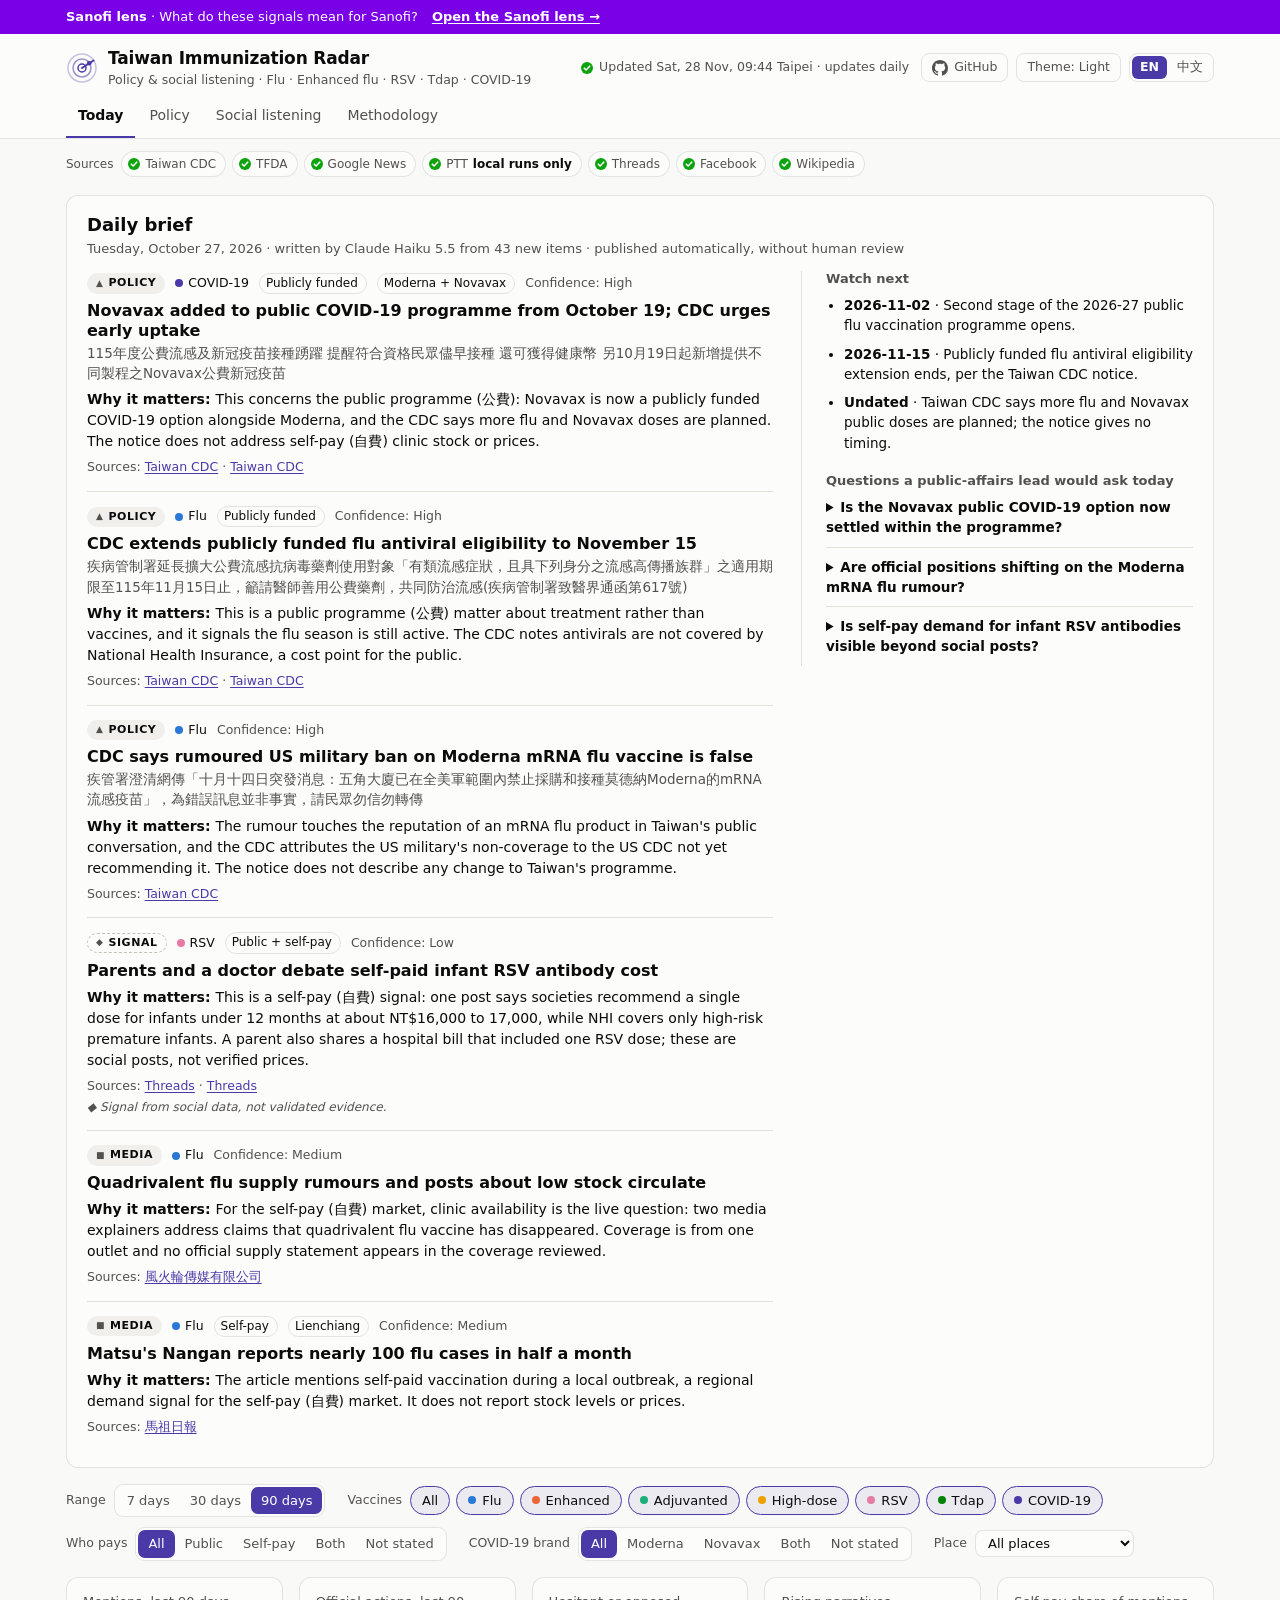
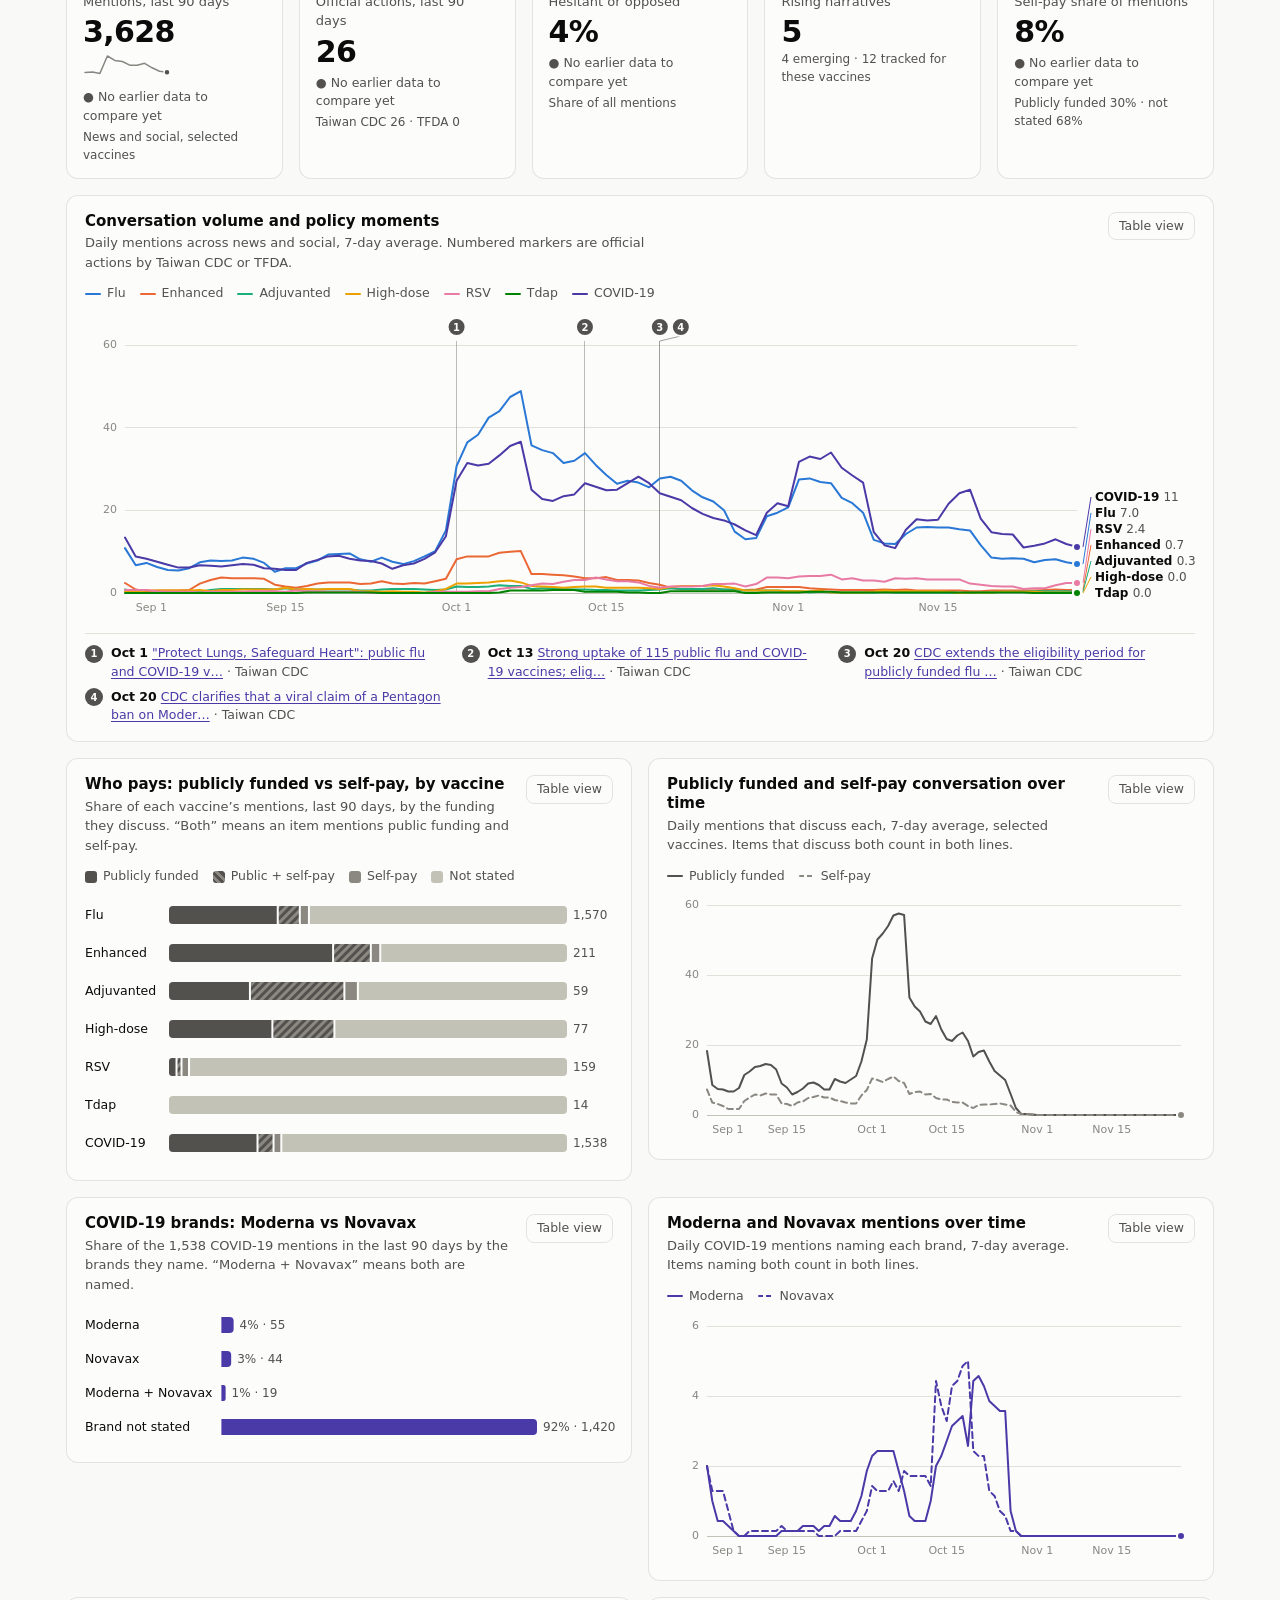
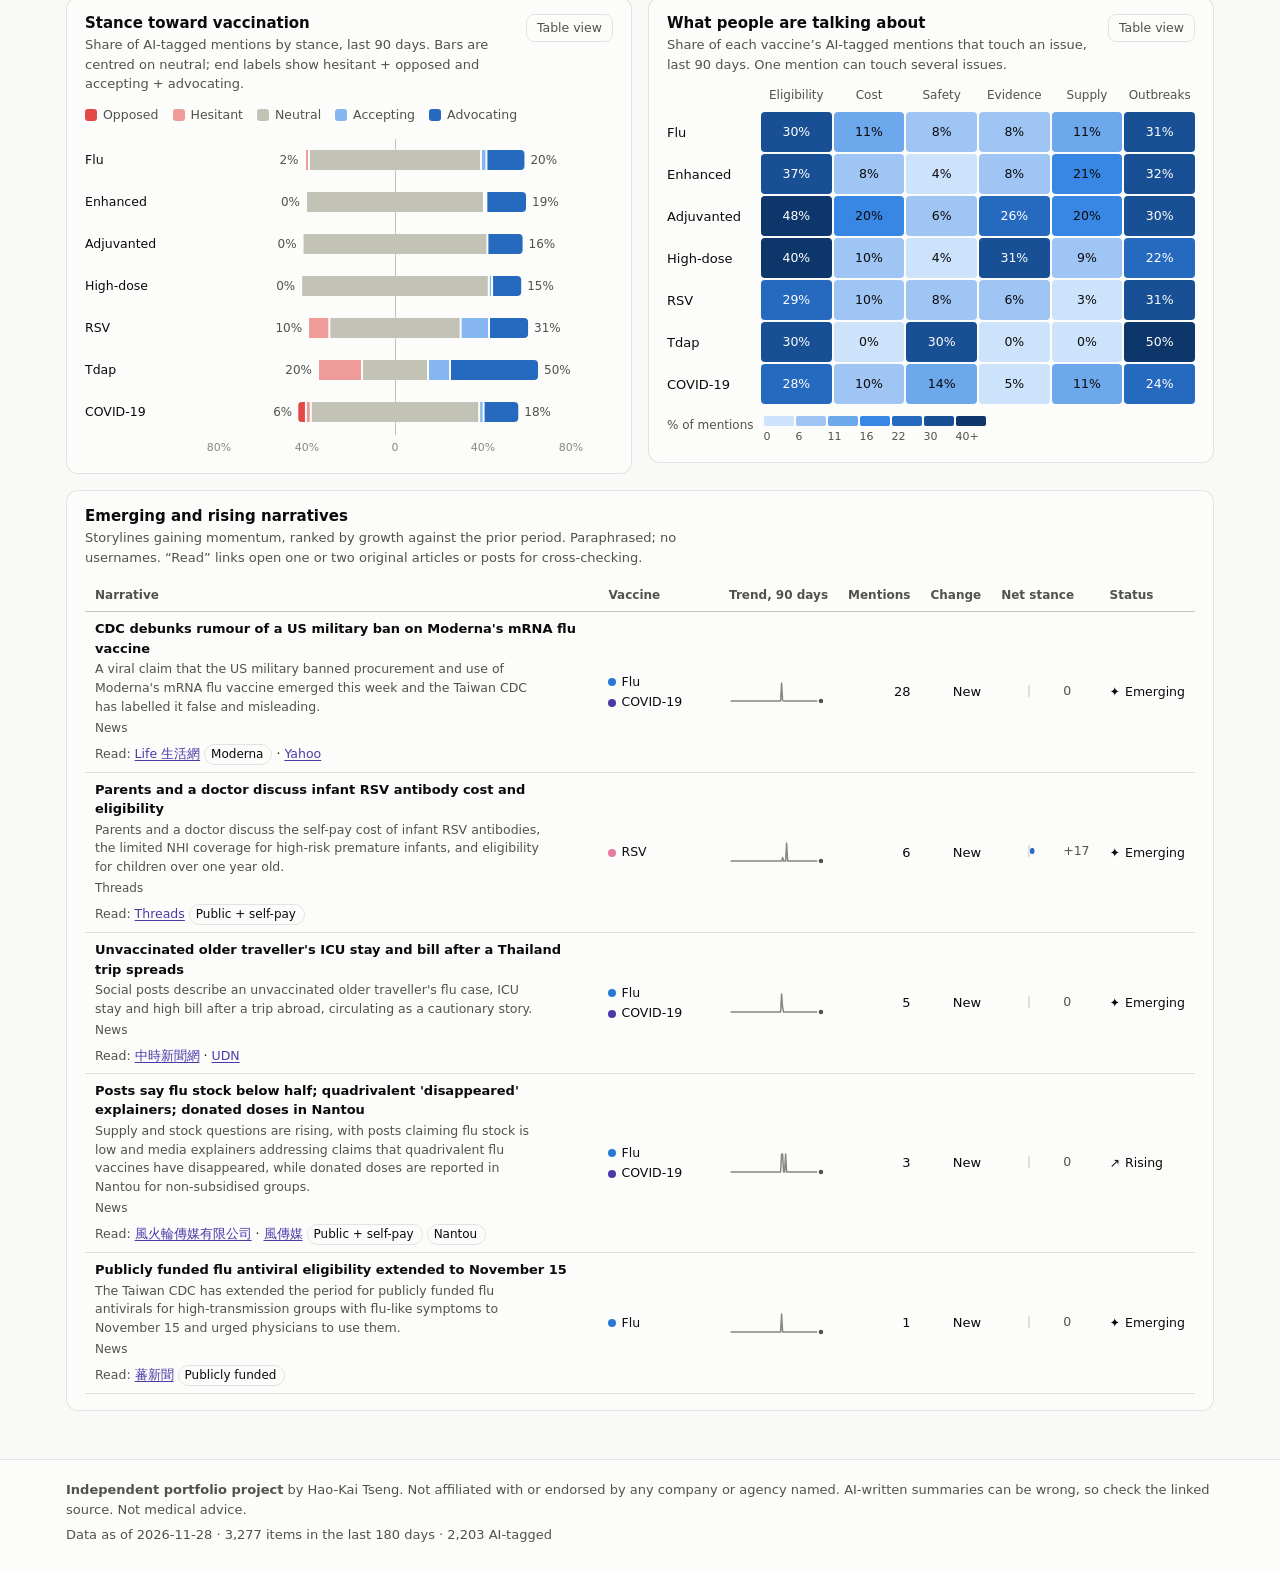
<file: site/index.html>
<!doctype html>
<html lang="en">
<head>
<meta charset="utf-8">
<meta name="viewport" content="width=device-width, initial-scale=1">
<title>Taiwan Immunization Radar</title>
<meta name="description" content="Daily policy and social-listening dashboard for flu (including enhanced, adjuvanted and high-dose vaccines), RSV, Tdap and COVID-19 vaccines in Taiwan. Independent portfolio project.">
<script>/* set the language and theme before first paint, so the page never flashes the wrong language or theme */
try { var l = new URLSearchParams(location.search).get('lang') || localStorage.getItem('radar-lang'); if (l === 'zh') document.documentElement.lang = 'zh-Hant-TW';
  var t = localStorage.getItem('radar-theme') || 'light'; if (t !== 'auto') document.documentElement.dataset.theme = t; } catch (e) {}</script>
<link rel="stylesheet" href="style.css">
</head>
<body data-page="main" data-title-zh="台灣疫苗接種雷達 · Taiwan Immunization Radar">
<div class="top-banner" role="note">
  <div class="wrap">
    <span data-lang="en"><strong>Sanofi lens</strong> · What do these signals mean for Sanofi?</span>
    <span data-lang="zh"><strong>Sanofi 洞見</strong>・這些訊號對Sanofi疫苗策略的意涵。</span>
    <a href="lens/" data-keep-lang><span data-lang="en">Open the Sanofi lens →</span><span data-lang="zh">開啟 Sanofi 洞見 →</span></a>
  </div>
</div>
<header class="site-header">
  <div class="wrap header-row">
    <a class="brand" href="#today" aria-label="Taiwan Immunization Radar, home" data-aria-zh="台灣疫苗接種雷達，首頁">
      <svg class="brand-mark" viewBox="0 0 32 32" aria-hidden="true">
        <circle cx="16" cy="16" r="14" fill="none" stroke="currentColor" stroke-width="1.5" opacity=".3"/>
        <circle cx="16" cy="16" r="9" fill="none" stroke="currentColor" stroke-width="1.5" opacity=".55"/>
        <circle cx="16" cy="16" r="4" fill="none" stroke="currentColor" stroke-width="1.5"/>
        <path d="M16 16 L27.5 8.5" stroke="currentColor" stroke-width="2" stroke-linecap="round"/>
        <circle cx="23.2" cy="11.3" r="2.3" fill="currentColor"/>
      </svg>
      <span>
        <span class="brand-name"><span data-lang="en">Taiwan Immunization Radar</span><span data-lang="zh">台灣疫苗接種雷達</span></span>
        <span class="brand-sub"><span data-lang="en">Policy &amp; social listening · Flu · Enhanced flu · RSV · Tdap · COVID-19</span><span data-lang="zh">政策追蹤與社群輿情 · 流感 · 加強型流感 · RSV · Tdap · COVID-19</span></span>
      </span>
    </a>
    <div class="header-meta">
      <span class="updated" id="updated"></span>
      <div class="meta-controls">
        <a class="btn-ghost gh-link" href="https://github.com/haokaitseng/sanofi_taiwan_immunization_radar" target="_blank" rel="noopener noreferrer" aria-label="Source code on GitHub (opens in a new tab)" data-aria-zh="GitHub 原始碼（另開新分頁）">
          <svg viewBox="0 0 16 16" aria-hidden="true"><path d="M8 0C3.58 0 0 3.58 0 8c0 3.54 2.29 6.53 5.47 7.59.4.07.55-.17.55-.38 0-.19-.01-.82-.01-1.49-2.01.37-2.53-.49-2.69-.94-.09-.23-.48-.94-.82-1.13-.28-.15-.68-.52-.01-.53.63-.01 1.08.58 1.23.82.72 1.21 1.87.87 2.33.66.07-.52.28-.87.51-1.07-1.78-.2-3.64-.89-3.64-3.95 0-.87.31-1.59.82-2.15-.08-.2-.36-1.02.08-2.12 0 0 .67-.21 2.2.82.64-.18 1.32-.27 2-.27.68 0 1.36.09 2 .27 1.53-1.04 2.2-.82 2.2-.82.44 1.1.16 1.92.08 2.12.51.56.82 1.27.82 2.15 0 3.07-1.87 3.75-3.65 3.95.29.25.54.73.54 1.48 0 1.07-.01 1.93-.01 2.2 0 .21.15.46.55.38A8.013 8.013 0 0016 8c0-4.42-3.58-8-8-8z"/></svg>
          <span class="hide-sm">GitHub</span>
        </a>
        <button class="btn-ghost" id="theme-btn" type="button">Theme: Light</button>
        <div class="lang-switch" role="group" aria-label="Language / 語言">
          <button type="button" data-lang-set="en" aria-pressed="true" lang="en">EN</button>
          <button type="button" data-lang-set="zh" aria-pressed="false" lang="zh-Hant-TW">中文</button>
        </div>
      </div>
    </div>
  </div>
  <div class="wrap nav-row">
    <nav class="tabs" role="tablist" aria-label="Views" data-aria-zh="頁面">
      <button type="button" role="tab" id="tab-today" data-view="today" aria-controls="view-today"><span data-lang="en">Today</span><span data-lang="zh">今日</span></button>
      <button type="button" role="tab" id="tab-policy" data-view="policy" aria-controls="view-policy"><span data-lang="en">Policy</span><span data-lang="zh">政策</span></button>
      <button type="button" role="tab" id="tab-social" data-view="social" aria-controls="view-social"><span data-lang="en">Social listening</span><span data-lang="zh">社群輿情</span></button>
      <button type="button" role="tab" id="tab-method" data-view="method" aria-controls="view-method"><span data-lang="en">Methodology</span><span data-lang="zh">方法</span></button>
    </nav>
  </div>
</header>

<div class="wrap status-strip" id="status-strip" role="list" aria-label="Data source status" data-aria-zh="資料來源狀態"></div>

<main class="wrap" id="main">
  <noscript><p class="card">This dashboard needs JavaScript to draw its charts. 此儀表板需要 JavaScript 才能繪製圖表。</p></noscript>
  <p class="card" id="load-error" hidden><span data-lang="en">Could not load today’s data file. Please try again later.</span><span data-lang="zh">無法載入今日的資料檔，請稍後再試。</span></p>
  <section id="view-today" role="tabpanel" aria-labelledby="tab-today"></section>
  <section id="view-policy" role="tabpanel" aria-labelledby="tab-policy" hidden></section>
  <section id="view-social" role="tabpanel" aria-labelledby="tab-social" hidden></section>

  <section id="view-method" role="tabpanel" aria-labelledby="tab-method" hidden>
    <div class="view-head">
      <h2><span data-lang="en">Methodology</span><span data-lang="zh">方法</span></h2>
      <p class="muted"><span data-lang="en">How the radar is built, what it can and cannot tell you, and the rules it follows.</span><span data-lang="zh">雷達如何建置、能與不能告訴你什麼，以及所遵循的規則。</span></p>
    </div>
    <section class="card">
      <div data-lang="en">
        <h3 class="card-title">Daily pipeline</h3>
        <p class="card-sub">Runs by itself once a day, early morning Taipei time, on GitHub Actions. The site is a static page on GitHub Pages, so it never sleeps and needs no server.</p>
        <ol class="pipeline">
          <li><span class="step-n">1</span><strong>Collect</strong><span>Taiwan CDC, TFDA, Google News, PTT, Threads, comments on public Facebook pages, Wikipedia pageviews</span></li>
          <li><span class="step-n">2</span><strong>Clean</strong><span>Remove duplicates by URL and near-identical headlines, drop off-topic items such as animal influenza</span></li>
          <li><span class="step-n">3</span><strong>Tag</strong><span>Claude Haiku 5.5 labels vaccine, who pays (公費 / 自費), COVID-19 brand, city or county, issue, stance, speaker and storyline, and writes short English and Chinese summaries</span></li>
          <li><span class="step-n">4</span><strong>Analyse</strong><span>Claude Haiku 5.5 writes the daily brief, explains official actions and groups storylines, citing sources for every claim, then translates it into Traditional Chinese</span></li>
          <li><span class="step-n">5</span><strong>Validate</strong><span>Schema and sanity checks. If a source fails, its light turns amber and the rest of the run carries on</span></li>
          <li><span class="step-n">6</span><strong>Publish</strong><span>Commit the data to GitHub and redeploy. Git history doubles as a dated archive</span></li>
        </ol>
      </div>
      <div data-lang="zh">
        <h3 class="card-title">每日資料流程</h3>
        <p class="card-sub">每天台灣時間清晨在GitHub Actions 上自動執行。網站是GitHub Pages靜態頁面，不需伺服器。</p>
        <ol class="pipeline">
          <li><span class="step-n">1</span><strong>收集</strong><span>疾管署、食藥署、Google 新聞、PTT、Threads、Facebook 公開粉專留言、維基百科瀏覽量</span></li>
          <li><span class="step-n">2</span><strong>清理</strong><span>依網址與近似標題去除重複，剔除禽流感等離題內容</span></li>
          <li><span class="step-n">3</span><strong>標註</strong><span>Claude Haiku 5.5 標註疫苗、費用來源（公費／自費）、COVID-19 廠牌、縣市、議題、立場、發言者與敘事主軸，並撰寫中英文簡短摘要</span></li>
          <li><span class="step-n">4</span><strong>分析</strong><span>Claude Haiku 5.5 撰寫每日簡報、說明官方行動並歸納敘事主軸，每項論述都附上來源，再譯為繁體中文</span></li>
          <li><span class="step-n">5</span><strong>驗證</strong><span>結構與合理性檢查。若某個來源失敗，其燈號轉為黃色，其餘流程照常進行</span></li>
          <li><span class="step-n">6</span><strong>發布</strong><span>將資料提交至 GitHub 並重新部署，Git 歷史同時是有日期的存檔</span></li>
        </ol>
      </div>
    </section>
    <section class="card">
      <h3 class="card-title"><span data-lang="en">Sources</span><span data-lang="zh">資料來源</span></h3>
      <p class="card-sub"><span data-lang="en">Policy sources are limited to Taiwan CDC and TFDA. Social data is published only as counts, themes and paraphrases.</span><span data-lang="zh">政策來源僅限疾管署與食藥署。社群資料只以數量、主題與改寫內容發布。</span></p>
      <div class="table-wrap" id="sources-table"></div>
    </section>
    <div class="grid-2">
      <section class="card">
        <div data-lang="en">
          <h3 class="card-title">Definitions</h3>
          <dl class="defs" style="margin-top:12px">
            <dt>Vaccine groups</dt>
            <dd><strong>Flu</strong>: influenza vaccination in general (流感疫苗). <strong>Enhanced flu</strong> is tracked as three categories: <strong>Enhanced</strong> (加強型), when a mention covers adjuvanted or high-dose vaccines without saying which; <strong>Adjuvanted</strong> (佐劑, e.g. FLUAD 輔流禦); and <strong>High-dose</strong> (高劑量, e.g. Efluelda 菲優達). A mention that names both types counts under both. News articles count under a type when a search for that type or brand matched the article’s text, even if the headline only says 加強型. <strong>RSV</strong>: long-acting infant antibodies including nirsevimab (Beyfortus), plus maternal and older-adult RSV vaccines. <strong>Tdap</strong>: tetanus, diphtheria and acellular pertussis boosters, including in pregnancy, and pertussis itself. <strong>COVID-19</strong>: COVID-19 vaccines, including the 2026-27 XFG vaccines from Moderna (mRNA) and Novavax (Nuvaxovid, protein-based; distributed in Taiwan by Sanofi), the joint flu and COVID-19 campaign (左流右新) and COVID-19 disease news. Any mention counts, even in passing.</dd>
            <dt>COVID-19 brand</dt>
            <dd>Each COVID-19 mention is labelled <strong>Moderna</strong>, <strong>Novavax</strong>, <strong>Moderna + Novavax</strong> (both named, even in passing) or <strong>Brand not stated</strong>. Brands named only inside an article are found through brand-specific news searches, as for vaccine types. In the brand filter, Moderna and Novavax each include items that name both; items that are not about COVID-19 show only when the filter is off.</dd>
            <dt>Who pays</dt>
            <dd><strong>Public-funded</strong> (公費): the government programme, free for eligible groups. <strong>Self-pay</strong> (自費): paid out of pocket, for example clinics’ own stock. <strong>Both</strong>: the item mentions both, even in passing. <strong>Not stated</strong>: it mentions neither. In the Who pays filter, 公費 and 自費 each include the items that discuss both.</dd>
            <dt>Place</dt>
            <dd>The Taiwanese city or county an item is <strong>about</strong>: a local programme, campaign or health-bureau action, local cases, clinic stock or queues there, or a local event. Districts and towns count toward their city or county (鳳山 → Kaohsiung). A place is not tagged just because a speaker, hospital or outlet is based there. National, international and unspecified items carry no place, so most official notices have none, and one item can name several places. In the Place filter, a place includes items that name it alongside others; national items show only when the filter is off. The map counts mentions per place; the per-100,000 view divides by population (Ministry of the Interior, end of July 2026) and is shown only for places with at least 10 mentions. Boundaries: Ministry of the Interior (data.gov.tw, Open Government Data License), simplified via taiwan-atlas (MIT).</dd>
            <dt>Stance scale</dt>
            <dd>Adapted from the WHO SAGE vaccine-hesitancy continuum. <strong>Advocating</strong>: urges others to vaccinate. <strong>Accepting</strong>: has vaccinated or intends to. <strong>Neutral</strong>: news or information with no stance. <strong>Hesitant</strong>: delays, doubts or asks for reassurance. <strong>Opposed</strong>: rejects vaccination or spreads anti-vaccine claims.</dd>
            <dt>Evidence tiers</dt>
            <dd><strong>▲ Policy</strong>: official notices from Taiwan CDC or TFDA. <strong>■ Media</strong>: news reports. <strong>◆ Signal</strong>: social posts. Signals show volume and narratives, never facts.</dd>
            <dt>Issues</dt>
            <dd>Eligibility and access · Cost and self-pay · Safety and side effects · Effectiveness and evidence · Supply and availability · Disease risk and outbreaks. One mention can touch several issues.</dd>
          </dl>
        </div>
        <div data-lang="zh">
          <h3 class="card-title">名詞定義</h3>
          <dl class="defs" style="margin-top:12px">
            <dt>疫苗分類</dt>
            <dd><strong>流感</strong>：一般的流感疫苗接種。<strong>加強型流感</strong>分為三類追蹤：<strong>加強型</strong>，指提及佐劑或高劑量疫苗但未說明是哪一種；<strong>佐劑</strong>（如輔流禦 FLUAD）；以及<strong>高劑量</strong>（如菲優達 Efluelda）。同時提到兩種類型的提及會分別計入。若某類型或品牌的搜尋比對到新聞內文，即使標題只寫「加強型」，也計入該類型。<strong>RSV</strong>：包括 nirsevimab（Beyfortus）在內的長效嬰兒抗體，以及孕婦與長者 RSV 疫苗。<strong>Tdap</strong>：破傷風、白喉、非細胞性百日咳追加劑（包括孕期接種），以及百日咳本身。<strong>COVID-19</strong>：COVID-19疫苗，包括 2026-27 年度 Moderna（mRNA）與 Novavax（Nuvaxovid，蛋白質疫苗；在台由 Sanofi 代理）的 XFG 疫苗、流感與 COVID-19疫苗同時接種的「左流右新」，以及 COVID-19 疫情新聞。任何提及都計入，即使只是順帶一提。</dd>
            <dt>COVID-19 廠牌</dt>
            <dd>每則 COVID-19 提及會標為 <strong>Moderna</strong>、<strong>Novavax</strong>、<strong>Moderna＋Novavax</strong>（兩者皆被提及，即使只是順帶一提）或<strong>未說明廠牌</strong>。只出現在文章內文的廠牌，與疫苗類型一樣透過廠牌專屬的新聞搜尋找出。廠牌篩選中的 Moderna 與 Novavax 都包含兩者皆提及的項目；非 COVID-19 的項目只在篩選關閉時顯示。</dd>
            <dt>費用來源</dt>
            <dd><strong>公費</strong>：政府計畫，符合資格者免費接種。<strong>自費</strong>：自行付費，例如診所自備的疫苗。<strong>公費＋自費</strong>：項目兩者都提到，即使只是順帶一提。<strong>未說明</strong>：兩者皆未提及。「費用」篩選中的公費與自費，都包含兩者皆談到的項目。</dd>
            <dt>地區</dt>
            <dd>項目所<strong>談到</strong>的台灣縣市：地方的接種計畫、宣導或衛生局行動、當地病例、當地診所的疫苗庫存或排隊情形，或地方活動。鄉鎮市區歸入所屬縣市（例如鳳山 → 高雄市）。不會只因發言者、醫院或媒體位於某地就標註該縣市。全國性、國際或未指明地點的項目不標註縣市，因此多數官方公告沒有縣市；一則項目也可涉及多個縣市。「地區」篩選中的縣市包含同時談到其他縣市的項目；全國性項目只在篩選關閉時顯示。地圖計算各縣市的提及數；「每10萬人」檢視以人口（內政部，2026年7月底）換算，只顯示提及數至少 10 則的縣市。縣市界線：內政部（政府資料開放平臺，政府資料開放授權條款），經 taiwan-atlas（MIT）簡化。</dd>
            <dt>立場量表</dt>
            <dd>改編自 WHO SAGE 疫苗猶豫連續光譜。<strong>倡議</strong>：鼓勵他人接種。<strong>接受</strong>：已接種或打算接種。<strong>中立</strong>：沒有立場的新聞或資訊。<strong>猶豫</strong>：延後、懷疑或需要再三確認。<strong>反對</strong>：拒絕接種或散布反疫苗說法。</dd>
            <dt>證據層級</dt>
            <dd><strong>▲ 政策</strong>：疾管署或食藥署的官方公告。<strong>■ 媒體</strong>：新聞報導。<strong>◆ 社群訊號</strong>：社群貼文。訊號反映聲量與敘事，不代表事實。</dd>
            <dt>議題</dt>
            <dd>接種資格與可近性 · 費用與自費 · 安全性與副作用 · 效果與科學證據 · 供應與取得 · 疾病風險與疫情。一則提及可涉及多個議題。</dd>
          </dl>
        </div>
      </section>
      <section class="card">
        <div data-lang="en">
          <h3 class="card-title">Limitations</h3>
          <ul class="plain" style="margin-top:12px">
            <li>Facebook coverage is limited to public pages.</li>
            <li>Threads and Facebook arrive through third-party scrapers that break when platforms change. They run on a free monthly allowance; when it runs out they pause, with an amber light, until it resets.</li>
            <li>Keyword-based collection misses posts that never name the vaccine or disease. News headlines that name no vaccine are kept only when they came from a vaccine-specific search, and the AI tagger confirms or drops them.</li>
            <li>News arrives as headlines only. Vaccine types, COVID-19 brands and who pays inside an article are inferred from separate type, brand and public / self-pay searches, which Google matches against the full text.</li>
            <li>Stance, issue and who-pays tags are AI-generated. Posts collected before 2026-10-11 were labelled for who pays from their paraphrase.</li>
            <li>About one in five mentions names a city or county, and local news covers some places more densely than others, so the map shows where the conversation is about, not where vaccine demand is. Place tags are AI-generated; posts collected before 2026-10-12 were tagged from their paraphrase.</li>
            <li>Volumes count mentions, not people.</li>
          </ul>
        </div>
        <div data-lang="zh">
          <h3 class="card-title">限制</h3>
          <ul class="plain" style="margin-top:12px">
            <li>Facebook 僅涵蓋公開粉專。</li>
            <li>Threads 與 Facebook 透過第三方爬蟲取得，平台改版時可能失效。兩者使用每月免費額度，額度用完時會暫停（燈號轉為黃色），直到額度重置。</li>
            <li>以關鍵字收集會漏掉從未提及疫苗或疾病名稱的貼文。未提及疫苗的新聞標題，只有來自特定疫苗搜尋時才會保留，並由 AI 標註確認或剔除。</li>
            <li>新聞僅取得標題。文章內提到的疫苗類型、COVID-19 廠牌與費用來源，是由另外的類型、品牌與公費／自費搜尋推得（Google 以全文比對）。</li>
            <li>立場、議題與費用來源標註由 AI 產生。2026-10-11 前收集的貼文，費用來源依其改寫內容判斷。</li>
            <li>約五分之一的提及與特定縣市有關，各地地方新聞的密度也不同，因此地圖呈現的是討論談到哪裡，而非各地的疫苗需求。縣市標註由 AI 產生；2026-10-12 前收集的貼文依其改寫內容判斷。</li>
            <li>聲量計算的是提及次數而非人數。</li>
          </ul>
        </div>
      </section>
    </div>
    <section class="card">
      <div data-lang="en">
        <h3 class="card-title">Privacy, compliance and AI use</h3>
        <ul class="plain" style="margin-top:12px">
          <li>Social posts are stored as counts, tags and short AI paraphrases. Verbatim post text is deleted once a post is tagged, and no usernames or profile data are kept, including in the public code repository.</li>
          <li>Only public pages and permitted APIs are collected, within each platform’s terms and robots rules.</li>
          <li>No product claims and no medical advice. Advertising prescription medicines to the public is restricted in Taiwan.</li>
          <li>AI-written text is labelled and linked to its sources. Prompts and model versions are kept in the code repository.</li>
          <li>The Traditional Chinese version is written by the same AI models: Haiku drafts the item summaries and translates the analysis. Product names and acronyms stay in English, and official notices keep their original Chinese titles.</li>
          <li>Independent portfolio project. Not affiliated with or endorsed by any company or agency named.</li>
        </ul>
      </div>
      <div data-lang="zh">
        <h3 class="card-title">隱私、法規遵循與 AI 使用</h3>
        <ul class="plain" style="margin-top:12px">
          <li>社群貼文僅以數量、標籤與簡短的 AI 改寫內容儲存。貼文完成標註後即刪除原文，不保留任何使用者名稱或個人檔案資料，公開的程式碼儲存庫中亦然。</li>
          <li>只收集公開頁面與獲許可的 API，並遵守各平台的使用條款與 robots 規則。</li>
          <li>不含產品宣稱，也不提供醫療建議。台灣限制對一般民眾刊登處方藥廣告。</li>
          <li>AI 撰寫的內容均有標示並連結至來源。提示詞與模型版本都保存在程式碼儲存庫中。</li>
          <li>繁體中文版同樣由 AI 產生：Haiku 撰寫各則摘要並翻譯分析內容。產品名稱與縮寫保留英文，官方公告則維持原始中文標題。</li>
          <li>獨立作品集專案，與文中提及的任何公司或機關均無隸屬或背書關係。</li>
        </ul>
      </div>
    </section>
  </section>
</main>

<footer class="site-footer">
  <div class="wrap">
    <p data-lang="en"><strong>Independent portfolio project</strong> by Hao-Kai Tseng. Not affiliated with or endorsed by any company or agency named. AI-written summaries can be wrong, so check the linked source. Not medical advice.</p>
    <p data-lang="zh"><strong>獨立作品集專案</strong>，作者 Hao-Kai Tseng。與文中提及的任何公司或機關均無隸屬或背書關係。AI 撰寫的摘要可能有誤，請查證連結的原始來源。非醫療建議。</p>
    <p id="footer-meta"></p>
  </div>
</footer>

<div id="tip" role="tooltip" hidden></div>
<script src="app.js"></script>
</body>
</html>
</file>
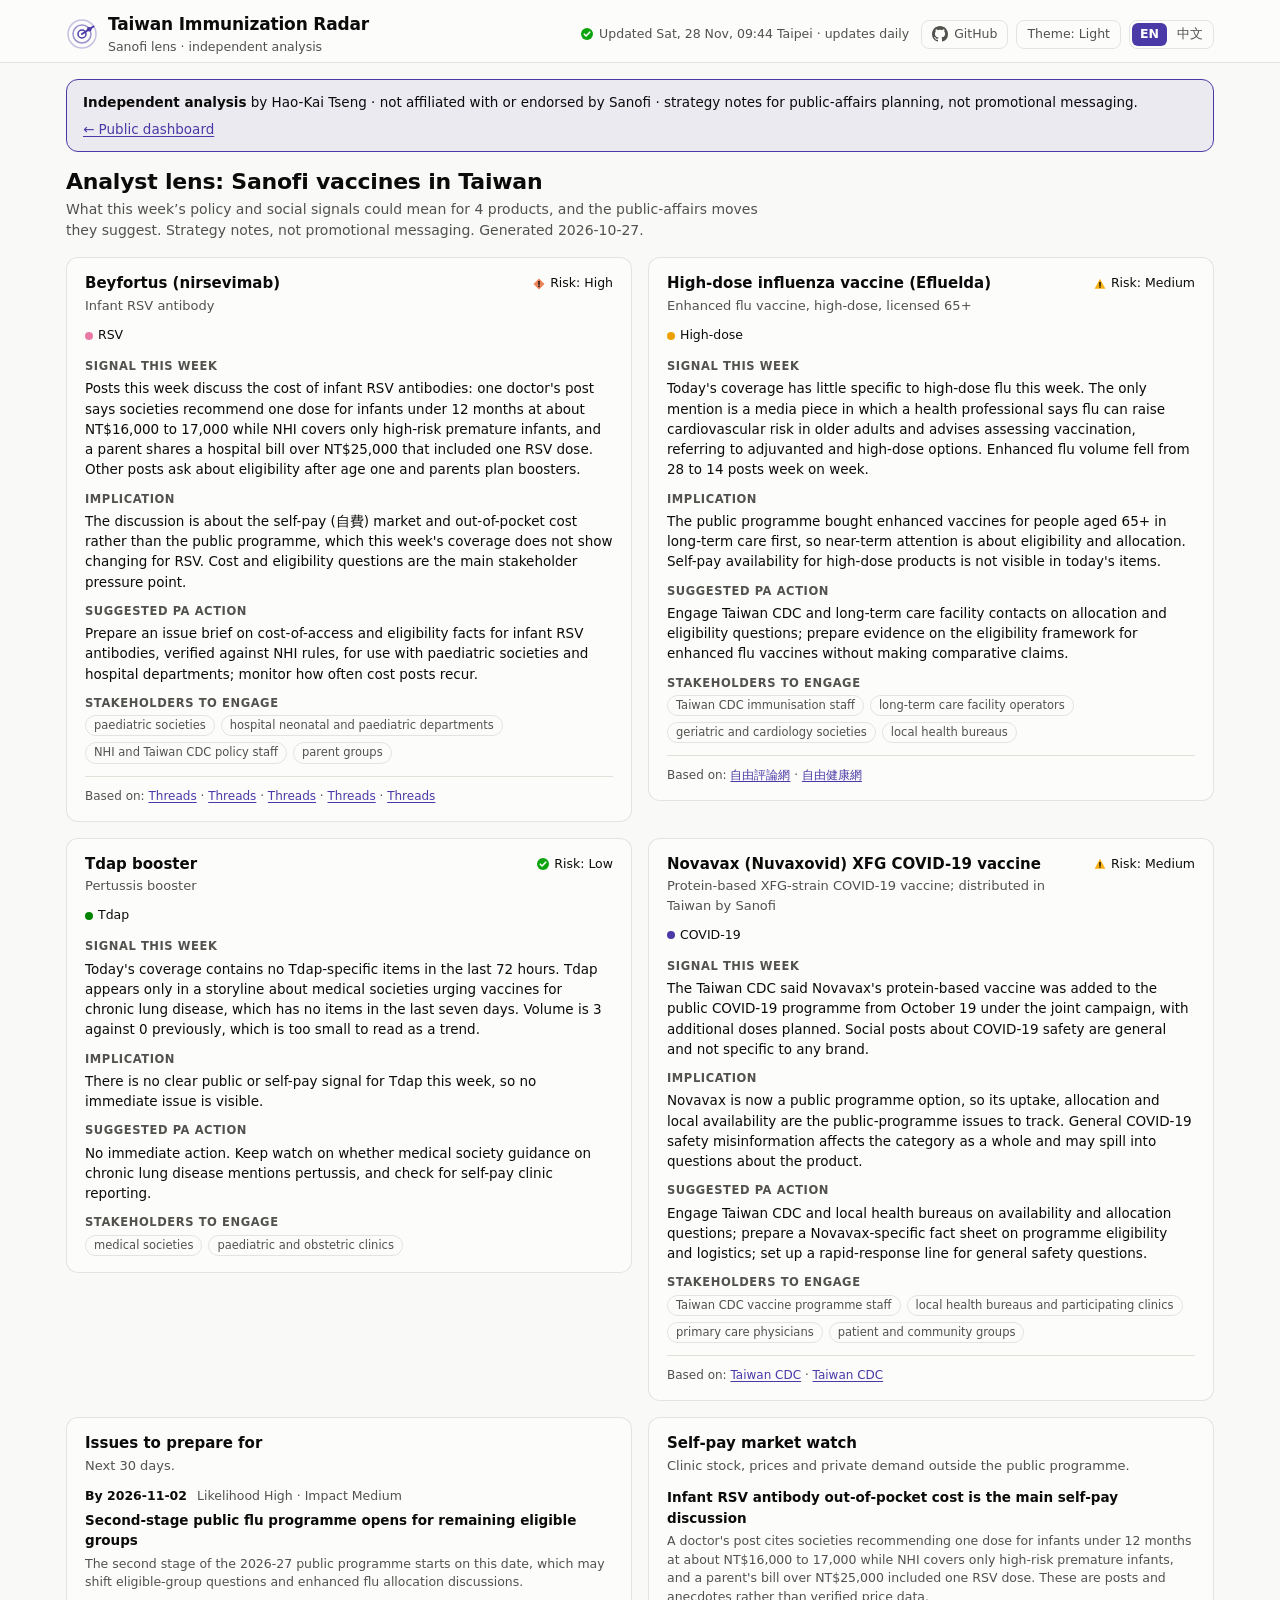
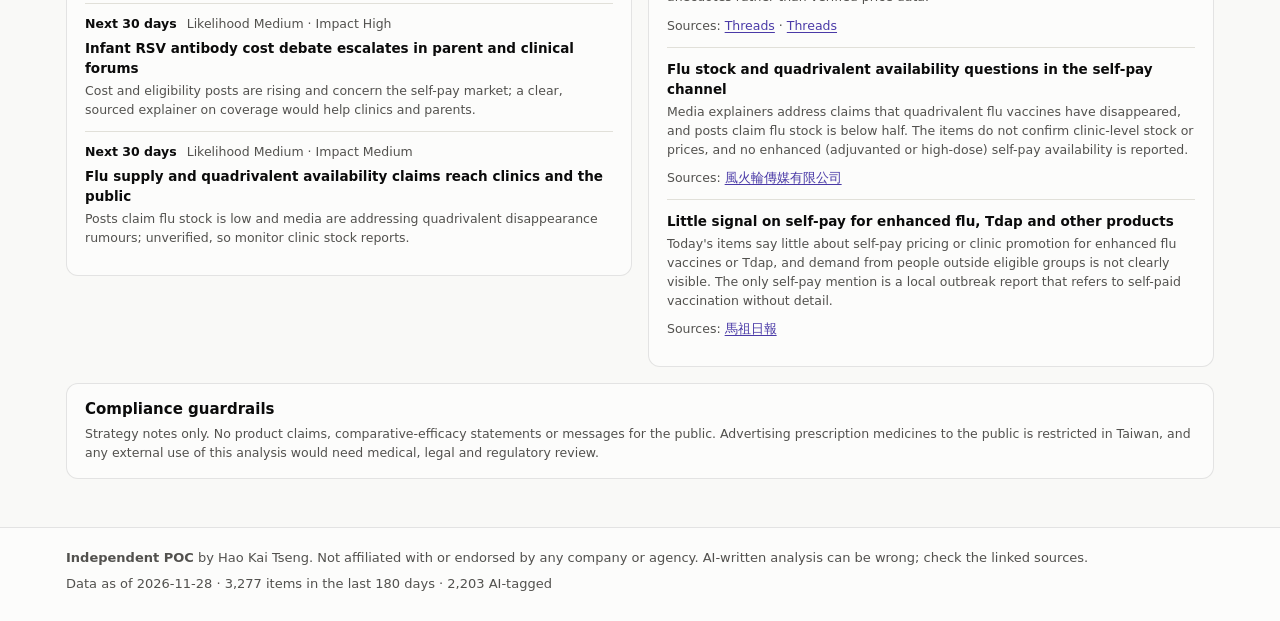
<file: site/lens/index.html>
<!doctype html>
<html lang="en">
<head>
<meta charset="utf-8">
<meta name="viewport" content="width=device-width, initial-scale=1">
<meta name="robots" content="noindex, nofollow">
<title>Sanofi lens · Taiwan Immunization Radar</title>
<script>/* set the language and theme before first paint, so the page never flashes the wrong language or theme */
try { var l = new URLSearchParams(location.search).get('lang') || localStorage.getItem('radar-lang'); if (l === 'zh') document.documentElement.lang = 'zh-Hant-TW';
  var t = localStorage.getItem('radar-theme') || 'light'; if (t !== 'auto') document.documentElement.dataset.theme = t; } catch (e) {}</script>
<link rel="stylesheet" href="../style.css">
</head>
<body data-page="lens" data-title-zh="Sanofi 視角 · 台灣疫苗接種雷達">
<header class="site-header">
  <div class="wrap header-row">
    <a class="brand" href="../" data-keep-lang aria-label="Taiwan Immunization Radar, public dashboard" data-aria-zh="台灣疫苗接種雷達，公開儀表板">
      <svg class="brand-mark" viewBox="0 0 32 32" aria-hidden="true">
        <circle cx="16" cy="16" r="14" fill="none" stroke="currentColor" stroke-width="1.5" opacity=".3"/>
        <circle cx="16" cy="16" r="9" fill="none" stroke="currentColor" stroke-width="1.5" opacity=".55"/>
        <circle cx="16" cy="16" r="4" fill="none" stroke="currentColor" stroke-width="1.5"/>
        <path d="M16 16 L27.5 8.5" stroke="currentColor" stroke-width="2" stroke-linecap="round"/>
        <circle cx="23.2" cy="11.3" r="2.3" fill="currentColor"/>
      </svg>
      <span>
        <span class="brand-name"><span data-lang="en">Taiwan Immunization Radar</span><span data-lang="zh">台灣疫苗接種雷達</span></span>
        <span class="brand-sub"><span data-lang="en">Sanofi lens · independent analysis</span><span data-lang="zh">Sanofi 視角 · 獨立分析</span></span>
      </span>
    </a>
    <div class="header-meta">
      <span class="updated" id="updated"></span>
      <div class="meta-controls">
        <a class="btn-ghost gh-link" href="https://github.com/haokaitseng/sanofi_taiwan_immunization_radar" target="_blank" rel="noopener noreferrer" aria-label="Source code on GitHub (opens in a new tab)" data-aria-zh="GitHub 原始碼（另開新分頁）">
          <svg viewBox="0 0 16 16" aria-hidden="true"><path d="M8 0C3.58 0 0 3.58 0 8c0 3.54 2.29 6.53 5.47 7.59.4.07.55-.17.55-.38 0-.19-.01-.82-.01-1.49-2.01.37-2.53-.49-2.69-.94-.09-.23-.48-.94-.82-1.13-.28-.15-.68-.52-.01-.53.63-.01 1.08.58 1.23.82.72 1.21 1.87.87 2.33.66.07-.52.28-.87.51-1.07-1.78-.2-3.64-.89-3.64-3.95 0-.87.31-1.59.82-2.15-.08-.2-.36-1.02.08-2.12 0 0 .67-.21 2.2.82.64-.18 1.32-.27 2-.27.68 0 1.36.09 2 .27 1.53-1.04 2.2-.82 2.2-.82.44 1.1.16 1.92.08 2.12.51.56.82 1.27.82 2.15 0 3.07-1.87 3.75-3.65 3.95.29.25.54.73.54 1.48 0 1.07-.01 1.93-.01 2.2 0 .21.15.46.55.38A8.013 8.013 0 0016 8c0-4.42-3.58-8-8-8z"/></svg>
          <span class="hide-sm">GitHub</span>
        </a>
        <button class="btn-ghost" id="theme-btn" type="button">Theme: Light</button>
        <div class="lang-switch" role="group" aria-label="Language / 語言">
          <button type="button" data-lang-set="en" aria-pressed="true" lang="en">EN</button>
          <button type="button" data-lang-set="zh" aria-pressed="false" lang="zh-Hant-TW">中文</button>
        </div>
      </div>
    </div>
  </div>
</header>

<main class="wrap" id="main">
  <noscript><p class="card">This page needs JavaScript. 此頁面需要 JavaScript。</p></noscript>
  <p class="card" id="load-error" hidden><span data-lang="en">Could not load today’s data file. Please try again later.</span><span data-lang="zh">無法載入今日的資料檔，請稍後再試。</span></p>
  <section id="view-lens" aria-label="Analyst lens" data-aria-zh="分析視角"></section>
</main>

<footer class="site-footer">
  <div class="wrap">
    <p data-lang="en"><strong>Independent POC</strong> by Hao Kai Tseng. Not affiliated with or endorsed by any company or agency. AI-written analysis can be wrong; check the linked sources.</p>
    <p data-lang="zh"><strong>獨立專案</strong>，作者 曾皓楷。與任何公司機關均無隸屬或背書關係。AI 撰寫的分析可能有誤，請查證連結的來源。</p>
    <p id="footer-meta"></p>
  </div>
</footer>

<div id="tip" role="tooltip" hidden></div>
<script src="../app.js"></script>
</body>
</html>
</file>
<file: site/style.css>
/* =========================================================
   Tokens. Chart colours come from the validated reference
   palette (dataviz skill); dark values are selected steps,
   not an automatic flip.
   ========================================================= */
:root {
  color-scheme: light;
  --page: #f9f9f7;
  --surface: #fcfcfb;
  --surface-2: #f0efec;
  --text-1: #0b0b0b;
  --text-2: #52514e;
  --text-3: #898781;
  --grid: #e1e0d9;
  --axis: #c3c2b7;
  --border: rgba(11, 11, 11, 0.10);
  --accent: #4a3aa7;
  --accent-ink: #ffffff;
  --accent-wash: rgba(74, 58, 167, 0.08);
  /* vaccine groups: categorical slots 1-6, fixed order */
  --s-flu: #2a78d6;
  --s-enh: #eb6834;
  --s-adj: #1baf7a;
  --s-hd: #eda100;
  --s-rsv: #e87ba4;
  --s-tdap: #008300;
  --s-covid: #4a3aa7;   /* categorical slot 7 (violet) */
  /* stance: diverging blue <-> red, neutral gray midpoint */
  --st-opp: #e34948;
  --st-hes: #ef9b9a;
  --st-neu: #c3c2b7;
  --st-acc: #86b6ef;
  --st-adv: #256abf;
  /* sequential blue, low -> high */
  --seq-0: #cde2fb; --seq-1: #9ec5f4; --seq-2: #6da7ec; --seq-3: #3987e5;
  --seq-4: #256abf; --seq-5: #184f95; --seq-6: #0d366b;
  --seq-ink-0: #0b0b0b; --seq-ink-1: #0b0b0b; --seq-ink-2: #0b0b0b; --seq-ink-3: #0b0b0b;
  --seq-ink-4: #ffffff; --seq-ink-5: #ffffff; --seq-ink-6: #ffffff;
  /* status: fixed, always with icon + label */
  --good: #0ca30c; --warning: #fab219; --serious: #ec835a; --critical: #d03b3b;
  --good-text: #006300; --bad-text: #d03b3b;
  --tip-shadow: 0 8px 28px rgba(11, 11, 11, 0.14);
  /* who pays: neutral ink steps, because hue is reserved for vaccines; "both" is a stripe of the two */
  --f-pub: #52514e; --f-self: #8a8880; --f-ns: #c3c2b7;
}
@media (prefers-color-scheme: dark) {
  :root:where(:not([data-theme="light"])) {
    color-scheme: dark;
    --page: #0d0d0d; --surface: #1a1a19; --surface-2: #242423;
    --text-1: #ffffff; --text-2: #c3c2b7; --text-3: #898781;
    --grid: #2c2c2a; --axis: #383835; --border: rgba(255, 255, 255, 0.10);
    --accent: #9085e9; --accent-ink: #0d0d0d; --accent-wash: rgba(144, 133, 233, 0.14);
    --s-flu: #3987e5; --s-enh: #d95926; --s-adj: #199e70; --s-hd: #c98500; --s-rsv: #d55181; --s-tdap: #008300; --s-covid: #9085e9;
    --st-opp: #e66767; --st-hes: #804140; --st-neu: #52514e; --st-acc: #184f95; --st-adv: #5598e7;
    --seq-0: #0d366b; --seq-1: #184f95; --seq-2: #256abf; --seq-3: #3987e5;
    --seq-4: #6da7ec; --seq-5: #9ec5f4; --seq-6: #cde2fb;
    --seq-ink-0: #ffffff; --seq-ink-1: #ffffff; --seq-ink-2: #ffffff; --seq-ink-3: #0b0b0b;
    --seq-ink-4: #0b0b0b; --seq-ink-5: #0b0b0b; --seq-ink-6: #0b0b0b;
    --good-text: #0ca30c; --bad-text: #e66767;
    --tip-shadow: 0 8px 28px rgba(0, 0, 0, 0.5);
    --f-pub: #e2e1da; --f-self: #9f9d94; --f-ns: #52514e;
  }
}
:root[data-theme="dark"] {
  color-scheme: dark;
  --page: #0d0d0d; --surface: #1a1a19; --surface-2: #242423;
  --text-1: #ffffff; --text-2: #c3c2b7; --text-3: #898781;
  --grid: #2c2c2a; --axis: #383835; --border: rgba(255, 255, 255, 0.10);
  --accent: #9085e9; --accent-ink: #0d0d0d; --accent-wash: rgba(144, 133, 233, 0.14);
  --s-flu: #3987e5; --s-enh: #d95926; --s-adj: #199e70; --s-hd: #c98500; --s-rsv: #d55181; --s-tdap: #008300; --s-covid: #9085e9;
  --st-opp: #e66767; --st-hes: #804140; --st-neu: #52514e; --st-acc: #184f95; --st-adv: #5598e7;
  --seq-0: #0d366b; --seq-1: #184f95; --seq-2: #256abf; --seq-3: #3987e5;
  --seq-4: #6da7ec; --seq-5: #9ec5f4; --seq-6: #cde2fb;
  --seq-ink-0: #ffffff; --seq-ink-1: #ffffff; --seq-ink-2: #ffffff; --seq-ink-3: #0b0b0b;
  --seq-ink-4: #0b0b0b; --seq-ink-5: #0b0b0b; --seq-ink-6: #0b0b0b;
  --good-text: #0ca30c; --bad-text: #e66767;
  --tip-shadow: 0 8px 28px rgba(0, 0, 0, 0.5);
  --f-pub: #e2e1da; --f-self: #9f9d94; --f-ns: #52514e;
}

/* ---------- base ---------- */
*, *::before, *::after { box-sizing: border-box; }
[hidden] { display: none !important; }
html { -webkit-text-size-adjust: 100%; }
body {
  margin: 0;
  background: var(--page);
  color: var(--text-1);
  font: 15px/1.5 system-ui, -apple-system, "Segoe UI", "Noto Sans TC", "PingFang TC", "Microsoft JhengHei", sans-serif;
}
a { color: var(--accent); text-underline-offset: 2px; }
h1, h2, h3, h4, p { margin: 0; }
h1, h2, h3, h4 { line-height: 1.25; }
button { font: inherit; }
:focus-visible { outline: 2px solid var(--accent); outline-offset: 2px; }
.wrap { max-width: 1180px; margin: 0 auto; padding: 0 16px; }
.muted { color: var(--text-2); }
.small { font-size: 12.5px; }

/* ---------- header ---------- */
.site-header { position: sticky; top: 0; z-index: 20; background: var(--surface); border-bottom: 1px solid var(--border); }
.header-row { display: flex; flex-wrap: wrap; align-items: center; justify-content: space-between; gap: 8px 16px; padding-top: 12px; padding-bottom: 6px; }
.brand { display: flex; align-items: center; gap: 10px; color: var(--text-1); text-decoration: none; min-width: 0; }
.brand-mark { width: 32px; height: 32px; flex: none; color: var(--accent); }
.brand-name { display: block; font-size: 17px; font-weight: 700; letter-spacing: -0.01em; }
.brand-sub { display: block; font-size: 12.5px; color: var(--text-2); }
.header-meta { display: flex; flex-wrap: wrap; align-items: center; gap: 6px 12px; margin-left: auto; font-size: 12.5px; color: var(--text-2); }   /* stays right when it wraps under the title */
.updated { display: inline-flex; align-items: center; gap: 6px; }
.tabs { display: flex; gap: 2px; overflow-x: auto; scrollbar-width: none; }
.tabs::-webkit-scrollbar { display: none; }
.tabs button {
  appearance: none; background: none; border: 0; border-bottom: 2px solid transparent;
  padding: 9px 12px 10px; font-size: 14px; color: var(--text-2); cursor: pointer; white-space: nowrap;
}
.tabs button:hover { color: var(--text-1); }
.tabs button[aria-selected="true"] { color: var(--text-1); border-bottom-color: var(--accent); font-weight: 600; }
.status-strip { display: flex; align-items: center; gap: 6px; overflow-x: auto; padding-top: 12px; padding-bottom: 2px; }
.strip-label { font-size: 12px; color: var(--text-2); white-space: nowrap; margin-right: 2px; }
.src-chip {
  display: inline-flex; align-items: center; gap: 5px; white-space: nowrap;
  font-size: 12px; color: var(--text-2); background: var(--surface);
  border: 1px solid var(--border); border-radius: 999px; padding: 3px 9px 3px 6px;
}
.src-stale { color: var(--text-1); font-weight: 600; }
.status-icon { flex: none; display: block; }
@media (max-width: 700px) {
  .site-header { position: static; }
  .header-meta { width: 100%; justify-content: space-between; }   /* controls wrap under "Updated" on narrow phones */
  .hide-sm { display: none; }
}

/* ---------- buttons, filters ---------- */
.btn-ghost {
  appearance: none; background: transparent; color: var(--text-2);
  border: 1px solid var(--border); border-radius: 8px; padding: 4px 10px;
  font-size: 12.5px; cursor: pointer; white-space: nowrap;
}
.btn-ghost:hover { background: var(--surface-2); color: var(--text-1); }
.btn-ghost[aria-pressed="true"] { background: var(--accent-wash); border-color: var(--accent); color: var(--text-1); }
.filters { display: flex; flex-wrap: wrap; align-items: center; gap: 10px 22px; }
.filter { display: flex; flex-wrap: wrap; align-items: center; gap: 8px; }
.filter-label { font-size: 12.5px; color: var(--text-2); }
.seg { display: inline-flex; flex-wrap: wrap; background: var(--surface); border: 1px solid var(--border); border-radius: 9px; padding: 2px; }
.seg button { appearance: none; border: 0; background: none; font-size: 13px; color: var(--text-2); padding: 4px 10px; border-radius: 7px; cursor: pointer; }
.seg button:hover { color: var(--text-1); }
.seg button[aria-checked="true"] { background: var(--accent); color: var(--accent-ink); }
.chips { display: flex; flex-wrap: wrap; gap: 6px; }
.chip {
  appearance: none; display: inline-flex; align-items: center; gap: 6px; cursor: pointer;
  font-size: 13px; color: var(--text-2); background: var(--surface);
  border: 1px solid var(--border); border-radius: 999px; padding: 4px 11px;
}
.chip:hover { color: var(--text-1); }
.chip[aria-pressed="true"] { color: var(--text-1); background: var(--accent-wash); border-color: var(--accent); }
.dot { display: inline-block; width: 8px; height: 8px; border-radius: 50%; flex: none; }
select {
  font: inherit; font-size: 13px; color: var(--text-1); background: var(--surface);
  border: 1px solid var(--border); border-radius: 8px; padding: 4px 8px;
}

/* ---------- layout + cards ---------- */
main.wrap { padding-top: 16px; padding-bottom: 48px; }
main > section { display: grid; gap: 16px; }
.view-head h2 { font-size: 22px; font-weight: 700; letter-spacing: -0.01em; }
.view-head p { margin-top: 4px; font-size: 14px; max-width: 80ch; }
.card { background: var(--surface); border: 1px solid var(--border); border-radius: 12px; padding: 16px 18px; min-width: 0; }
.card-head { display: flex; align-items: flex-start; justify-content: space-between; gap: 12px; margin-bottom: 12px; }
.card-title { font-size: 15px; font-weight: 650; }
.card-sub { font-size: 13px; color: var(--text-2); margin-top: 3px; max-width: 72ch; }
.grid-2 { display: grid; gap: 16px; grid-template-columns: repeat(2, minmax(0, 1fr)); align-items: start; }
.grid-3 { display: grid; gap: 16px; grid-template-columns: repeat(3, minmax(0, 1fr)); align-items: start; }
.stack { display: grid; gap: 16px; align-content: start; }
@media (max-width: 1000px) { .grid-3 { grid-template-columns: 1fr; } }
@media (max-width: 900px) { .grid-2 { grid-template-columns: 1fr; } }
.pill { display: inline-flex; align-items: center; font-size: 11.5px; color: var(--text-2); border: 1px solid var(--border); border-radius: 999px; padding: 1px 8px; white-space: nowrap; }
.tag { font-size: 12.5px; color: var(--text-2); }
.empty { padding: 28px 8px; text-align: center; }
.empty-title { font-weight: 600; margin-bottom: 4px; }

/* ---------- badges ---------- */
.type {
  display: inline-flex; align-items: center; gap: 5px; white-space: nowrap;
  font-size: 11px; font-weight: 700; letter-spacing: 0.05em; text-transform: uppercase;
  color: var(--text-1); background: var(--surface-2); border: 1px solid transparent; border-radius: 999px; padding: 1px 8px;
}
.type .glyph { font-size: 9px; color: var(--text-2); }
.type-signal { background: transparent; border: 1px dashed var(--axis); }
.vac { display: inline-flex; align-items: center; gap: 5px; font-size: 12.5px; color: var(--text-1); white-space: nowrap; }
.meta-row { display: flex; flex-wrap: wrap; align-items: center; gap: 6px 10px; font-size: 12.5px; color: var(--text-2); }
.status { display: inline-flex; align-items: center; gap: 5px; font-size: 12.5px; white-space: nowrap; color: var(--text-1); }

/* ---------- daily brief ---------- */
.brief { padding: 18px 20px 16px; }
.brief-list { list-style: none; margin: 0; padding: 0; }
.brief-item { padding: 14px 0; border-top: 1px solid var(--grid); }
.brief-item:first-child { border-top: 0; padding-top: 2px; }
.brief-h { font-size: 16px; font-weight: 650; margin-top: 7px; }
.zh { font-size: 13.5px; color: var(--text-2); margin-top: 2px; }
.why { font-size: 14px; margin-top: 6px; max-width: 82ch; }
.why strong { font-weight: 600; }
.src { font-size: 12.5px; color: var(--text-2); margin-top: 6px; }
.signal-note { font-size: 12px; color: var(--text-2); margin-top: 3px; font-style: italic; }
.brief .card-sub { max-width: none; }
.brief-body { display: grid; grid-template-columns: minmax(0, 1.75fr) minmax(0, 1fr); gap: 28px; align-items: start; }
.brief-aside { display: grid; gap: 20px; border-left: 1px solid var(--grid); padding-left: 24px; }
.brief-aside h3 { font-size: 13px; font-weight: 650; color: var(--text-2); margin-bottom: 8px; }
.watch ul { margin: 0; padding-left: 18px; display: grid; gap: 8px; font-size: 13.5px; }
.watch-when { font-weight: 600; }
details { border-top: 1px solid var(--grid); padding: 9px 0; font-size: 13.5px; }
details:first-of-type { border-top: 0; padding-top: 0; }
summary { cursor: pointer; font-weight: 600; }
details p { margin-top: 6px; }
.brief-more { display: none; margin: 2px 0 12px; }
@media (max-width: 900px) {
  .brief-body { grid-template-columns: 1fr; gap: 6px; }
  .brief-aside { border-left: 0; padding-left: 0; border-top: 1px solid var(--grid); padding-top: 14px; }
}
@media (max-width: 700px) {
  .brief:not(.expanded) .brief-item:nth-child(n+4) { display: none; }
  .brief:not(.expanded) .brief-more { display: inline-flex; }
}

/* ---------- KPI tiles ---------- */
.kpis { display: grid; gap: 16px; grid-template-columns: repeat(5, minmax(0, 1fr)); }
@media (max-width: 1060px) { .kpis { grid-template-columns: repeat(3, minmax(0, 1fr)); } }
.attn { display: grid; gap: 16px; grid-template-columns: repeat(auto-fit, minmax(160px, 1fr)); }
@media (max-width: 980px) { .kpis { grid-template-columns: repeat(2, minmax(0, 1fr)); } .kpis > :last-child:nth-child(odd) { grid-column: 1 / -1; } }
@media (max-width: 480px) { .kpis, .attn { gap: 10px; } .attn { grid-template-columns: repeat(2, minmax(0, 1fr)); } .kpi { padding: 12px 12px; } .kpi-value { font-size: 26px; } }
@media (max-width: 330px) { .kpis, .attn { grid-template-columns: 1fr; } .kpis > :last-child:nth-child(odd) { grid-column: auto; } }
.chips-inline { display: inline-flex; flex-wrap: wrap; gap: 2px 10px; }
.kpi { padding: 14px 16px; }
.kpi-label { font-size: 13px; color: var(--text-2); }
.kpi-row { display: flex; flex-wrap: wrap; align-items: flex-end; justify-content: space-between; gap: 4px 8px; margin-top: 4px; }
.kpi-value { font-size: 30px; font-weight: 650; letter-spacing: -0.02em; line-height: 1.1; }
.kpi-delta { font-size: 12.5px; margin-top: 6px; color: var(--text-2); }
.kpi-delta.good { color: var(--good-text); }
.kpi-delta.bad { color: var(--bad-text); }
.kpi-sub { font-size: 12px; color: var(--text-2); margin-top: 2px; }
.spark { display: block; flex: none; }
.spark-line { fill: none; stroke: var(--text-3); stroke-width: 1.5; stroke-linejoin: round; stroke-linecap: round; }
.spark-end { fill: var(--text-2); stroke: var(--surface); stroke-width: 1.5; }

/* ---------- charts ---------- */
.legend { display: flex; flex-wrap: wrap; gap: 6px 14px; font-size: 12.5px; color: var(--text-2); margin-bottom: 8px; }
.legend-item { display: inline-flex; align-items: center; gap: 6px; }
.key-line { display: inline-block; width: 16px; height: 2px; border-radius: 1px; }
.key-rect { display: inline-block; width: 12px; height: 12px; border-radius: 3px; }
.legend-hint { color: var(--text-2); margin-left: auto; }
.chart-host { min-width: 0; }
.chart { display: block; overflow: visible; font-size: 11px; }
.chart .tick { fill: var(--text-3); font-variant-numeric: tabular-nums; }
.chart .grid-line { stroke: var(--grid); stroke-width: 1; shape-rendering: crispEdges; }
.chart .axis-line { stroke: var(--axis); stroke-width: 1; shape-rendering: crispEdges; }
.chart .line { fill: none; stroke-width: 2; stroke-linejoin: round; stroke-linecap: round; }
.chart .dot-ring { stroke: var(--surface); stroke-width: 2; }
.chart .crosshair { stroke: var(--text-3); stroke-width: 1; shape-rendering: crispEdges; pointer-events: none; }
.chart .event-line { stroke: var(--text-3); stroke-width: 1; opacity: 0.55; shape-rendering: crispEdges; }
.chart .event-link { stroke: var(--text-3); stroke-width: 1; fill: none; opacity: 0.8; }
.chart .event-badge { cursor: default; outline: none; }
.chart .event-badge circle { fill: var(--text-2); stroke: var(--surface); stroke-width: 2; }
.chart .event-badge text { fill: var(--surface); font-size: 10px; font-weight: 700; pointer-events: none; }
.chart .event-badge:hover circle, .chart .event-badge:focus circle { fill: var(--accent); }
.chart .leader { fill: none; stroke-width: 1; }
.chart .end-label { font-size: 12px; }
.chart .end-name { fill: var(--text-1); font-weight: 600; }
.chart .end-val { fill: var(--text-2); font-variant-numeric: tabular-nums; }
.chart .row-label { fill: var(--text-1); font-size: 12.5px; }
.chart .bar-val { fill: var(--text-2); font-size: 12px; font-variant-numeric: tabular-nums; }
.chart .seg-mark { outline: none; }
.chart .seg-mark:hover, .chart .seg-mark:focus { filter: brightness(1.1); }
.chart .seg-mark:focus-visible { stroke: var(--text-1); stroke-width: 2; }
.chart:focus-visible { outline: 2px solid var(--accent); outline-offset: 4px; border-radius: 4px; }
.event-list {
  list-style: none; margin: 12px 0 0; padding: 10px 0 0; border-top: 1px solid var(--grid);
  display: grid; grid-template-columns: repeat(auto-fill, minmax(270px, 1fr)); gap: 6px 20px;
  font-size: 12.5px; color: var(--text-2);
}
.event-list li { display: flex; gap: 8px; align-items: baseline; }
.ev-n {
  flex: none; display: inline-grid; place-items: center; width: 18px; height: 18px; border-radius: 50%;
  background: var(--text-2); color: var(--surface); font-size: 10px; font-weight: 700;
}
.ev-date { font-weight: 600; color: var(--text-1); }
.chart-note { display: flex; align-items: center; gap: 6px; font-size: 12px; color: var(--text-2); margin-top: 10px; }

/* heatmap */
.heat-scroll { overflow-x: auto; }
.heat { display: grid; gap: 2px; min-width: 430px; }
.heat-col { font-size: 12px; color: var(--text-2); text-align: center; padding: 0 2px 6px; align-self: end; }
.heat-row { display: flex; align-items: center; padding-right: 10px; font-size: 13px; }
.heat-cell {
  display: grid; place-items: center; height: 40px; border-radius: 4px;
  font-size: 12.5px; font-weight: 500; font-variant-numeric: tabular-nums;
}
.heat-cell:hover, .heat-cell:focus-visible { outline: 2px solid var(--text-1); outline-offset: -2px; }
.scale { display: flex; flex-wrap: wrap; align-items: flex-start; gap: 6px 10px; margin-top: 12px; font-size: 12px; color: var(--text-2); }
.scale-steps { display: flex; gap: 2px; }
.scale-step { display: grid; gap: 3px; width: 30px; font-size: 11px; font-variant-numeric: tabular-nums; }
.scale-step span { display: block; height: 10px; border-radius: 2px; }

/* tables */
.table-wrap { overflow-x: auto; }
.data-table { width: 100%; border-collapse: collapse; font-size: 13px; }
.data-table th, .data-table td { text-align: left; padding: 7px 10px; border-bottom: 1px solid var(--grid); vertical-align: top; }
.data-table thead th { font-size: 12px; font-weight: 600; color: var(--text-2); border-bottom-color: var(--axis); white-space: nowrap; }
.data-table tbody th { font-weight: 500; }
.data-table .num { text-align: right; font-variant-numeric: tabular-nums; white-space: nowrap; }
.narr-table { min-width: 760px; }
.narr-table td, .narr-table th { vertical-align: middle; }
.narr-title { font-weight: 600; }
.narr-para { font-size: 12.5px; color: var(--text-2); margin-top: 2px; max-width: 56ch; font-weight: 400; }
.narr-ch { font-size: 12px; color: var(--text-2); margin-top: 2px; font-weight: 400; }
.net { display: inline-flex; align-items: center; gap: 6px; white-space: nowrap; font-size: 12.5px; color: var(--text-2); font-variant-numeric: tabular-nums; }
.netbar { display: block; }
.narr-cards { display: none; list-style: none; margin: 0; padding: 0; }
.narr-cards > li { display: grid; gap: 4px; padding: 12px 0; border-top: 1px solid var(--grid); }
.narr-cards > li:first-child { border-top: 0; padding-top: 0; }
.narr-foot { display: flex; flex-wrap: wrap; align-items: center; gap: 6px 14px; margin-top: 4px; }
@media (max-width: 700px) { .narr-wide { display: none; } .narr-cards { display: grid; } }

/* tooltip */
#tip {
  position: fixed; z-index: 60; pointer-events: none; max-width: 300px;
  background: var(--surface); color: var(--text-1); border: 1px solid var(--border);
  border-radius: 8px; box-shadow: var(--tip-shadow); padding: 8px 10px; font-size: 12.5px;
}
.tip-title { color: var(--text-2); font-size: 12px; margin-bottom: 4px; }
.tip-row { display: flex; align-items: center; gap: 8px; line-height: 1.55; }
.tip-key { flex: none; width: 12px; height: 3px; border-radius: 2px; }
.tip-row strong { font-variant-numeric: tabular-nums; font-weight: 650; }
.tip-label { color: var(--text-2); }

/* ---------- policy ---------- */
.grid-policy { display: grid; gap: 16px; grid-template-columns: minmax(0, 2fr) minmax(0, 1fr); align-items: start; }
@media (max-width: 900px) { .grid-policy { grid-template-columns: 1fr; } }
.timeline { list-style: none; margin: 0; padding: 0; }
.tl-item { display: grid; grid-template-columns: 58px minmax(0, 1fr); gap: 12px; padding: 14px 0; border-top: 1px solid var(--grid); }
.tl-item:first-child { border-top: 0; padding-top: 2px; }
.tl-date { font-size: 13px; font-weight: 650; padding-top: 1px; }
.tl-title { font-size: 15px; font-weight: 650; margin-top: 7px; }
.watch-list { list-style: none; margin: 0; padding: 0; display: grid; gap: 12px; font-size: 13.5px; }
.watch-list li { display: grid; grid-template-columns: 64px minmax(0, 1fr); gap: 10px; }
.count-list { list-style: none; margin: 0; padding: 0; display: grid; gap: 8px; font-size: 13.5px; }
.count-list li { display: flex; justify-content: space-between; gap: 10px; border-bottom: 1px solid var(--grid); padding-bottom: 8px; }
.count-list li:last-child { border-bottom: 0; padding-bottom: 0; }
.count-list .num { font-variant-numeric: tabular-nums; font-weight: 600; }

/* ---------- social ---------- */
.feed { list-style: none; margin: 0; padding: 0; }
.feed > li { padding: 11px 0; border-top: 1px solid var(--grid); font-size: 13.5px; display: grid; gap: 4px; }
.feed > li:first-child { border-top: 0; padding-top: 0; }
.voices { display: grid; gap: 12px; grid-template-columns: repeat(auto-fill, minmax(260px, 1fr)); }
.voice { background: var(--surface-2); border-radius: 10px; padding: 12px 14px; }
.voice p { font-size: 14px; margin-top: 7px; }

/* ---------- methodology ---------- */
.pipeline { list-style: none; margin: 4px 0 0; padding: 0; display: grid; gap: 10px; grid-template-columns: repeat(6, minmax(0, 1fr)); }
@media (max-width: 1000px) { .pipeline { grid-template-columns: repeat(3, minmax(0, 1fr)); } }
@media (max-width: 560px) { .pipeline { grid-template-columns: 1fr; } }
.pipeline li { display: grid; align-content: start; gap: 4px; background: var(--surface-2); border-radius: 10px; padding: 12px; font-size: 13px; color: var(--text-2); }
.pipeline strong { font-size: 14px; color: var(--text-1); }
.step-n { display: grid; place-items: center; width: 22px; height: 22px; border-radius: 50%; background: var(--accent); color: var(--accent-ink); font-size: 12px; font-weight: 700; }
.defs { margin: 0; }
.defs dt { font-size: 14px; font-weight: 650; margin-top: 14px; }
.defs dt:first-child { margin-top: 0; }
.defs dd { margin: 4px 0 0; font-size: 13.5px; color: var(--text-2); }
.plain { margin: 0; padding-left: 18px; display: grid; gap: 7px; font-size: 13.5px; }

/* ---------- lens ---------- */
.lens-banner {
  display: flex; flex-wrap: wrap; align-items: center; justify-content: space-between; gap: 6px 16px;
  background: var(--accent-wash); border: 1px solid var(--accent); border-radius: 12px; padding: 12px 16px; font-size: 13.5px;
}
.product-head { display: flex; align-items: flex-start; justify-content: space-between; gap: 10px; }
.product dl { margin: 12px 0 0; display: grid; gap: 11px; }
.product dt { font-size: 11.5px; font-weight: 700; letter-spacing: 0.05em; text-transform: uppercase; color: var(--text-2); }
.product dd { margin: 3px 0 0; font-size: 13.5px; }
.who { display: flex; flex-wrap: wrap; gap: 6px; }
.basis { font-size: 12px; color: var(--text-2); margin-top: 12px; border-top: 1px solid var(--grid); padding-top: 10px; }
body.is-lens .tabs, body.is-lens #status-strip { display: none; }

/* ---------- footer ---------- */
.site-footer { border-top: 1px solid var(--border); background: var(--surface); padding: 20px 0 28px; font-size: 13px; color: var(--text-2); }
.site-footer p + p { margin-top: 6px; }
.heat-empty { background: var(--surface-2); color: var(--text-3); }

/* ---------- top banner: link to the Sanofi lens ---------- */
.top-banner { background: #7A00E6; color: #ffffff; font-size: 13px; }   /* Sanofi purple; white text 7.1:1 */
.top-banner .wrap { display: flex; flex-wrap: wrap; align-items: center; gap: 2px 14px; padding-top: 7px; padding-bottom: 7px; }
.top-banner a { color: inherit; font-weight: 600; text-underline-offset: 2px; }
.top-banner a:focus-visible { outline-color: #ffffff; }

/* ---------- tab row + GitHub link ---------- */
.nav-row { display: flex; align-items: center; gap: 12px; }
.nav-row .tabs { flex: 1 1 auto; min-width: 0; }
.gh-link { display: inline-flex; align-items: center; gap: 6px; flex: none; text-decoration: none; }
.gh-link svg { width: 16px; height: 16px; fill: currentColor; flex: none; }
@media (max-width: 700px) { .tabs button { padding-left: 10px; padding-right: 10px; } }

/* ---------- language switch (top right) ---------- */
.meta-controls { display: flex; align-items: center; gap: 8px; margin-left: auto; }
.lang-switch { display: inline-flex; flex: none; gap: 2px; padding: 2px; border: 1px solid var(--border); border-radius: 8px; }
.lang-switch button {
  appearance: none; background: none; border: 0; border-radius: 6px; padding: 2px 8px;
  font-size: 12.5px; color: var(--text-2); cursor: pointer; white-space: nowrap;
}
.lang-switch button:hover { background: var(--surface-2); color: var(--text-1); }
.lang-switch button[aria-pressed="true"] { background: var(--accent); color: var(--accent-ink); font-weight: 600; }
/* Static markup holds both languages; the one that does not match <html lang> is hidden. */
html:not([lang|="zh"]) [data-lang="zh"], html[lang|="zh"] [data-lang="en"] { display: none !important; }

/* ---------- who pays (公費 / 自費) ---------- */
.fund-public { background: var(--f-pub); }
.fund-self_pay { background: var(--f-self); }
.fund-both { background: repeating-linear-gradient(45deg, var(--f-pub) 0 3px, var(--f-self) 3px 6px); }
.fund-not_stated { background: var(--f-ns); }
.fund {
  display: inline-flex; align-items: center; gap: 5px; white-space: nowrap; font-size: 12px; line-height: 1.6;
  color: var(--text-1); border: 1px solid var(--border); border-radius: 999px; padding: 0 8px 0 6px;
}
.narr-ex { font-size: 12.5px; font-weight: 400; line-height: 1.7; margin-top: 6px; }
.narr-ex-label { color: var(--text-2); }

/* ---------- where in Taiwan (choropleth) ---------- */
.map-wrap { display: grid; gap: 16px 28px; grid-template-columns: minmax(240px, 440px) minmax(0, 1fr); align-items: start; }
.map-wrap > * { min-width: 0; }          /* let the top-places table scroll instead of widening the card */
@media (max-width: 800px) { .map-wrap { grid-template-columns: minmax(0, 1fr); } }
.map-controls { display: flex; flex-wrap: wrap; align-items: center; gap: 8px 10px; margin-bottom: 10px; }
.map-legend { margin: 0 0 8px; }
.chart.map { display: block; max-width: 100%; height: auto; }
.map-county { outline: none; cursor: pointer; }
.map-county path { stroke: var(--surface); stroke-width: 0.8; stroke-linejoin: round; }
.map-county:hover path { stroke: var(--text-2); stroke-width: 1.4; }
.map-county:focus-visible path { stroke: var(--accent); stroke-width: 2.2; }
.map-county.selected path { stroke: var(--text-1); stroke-width: 2; }
.map .hit { fill: transparent; }
.inset-frame { fill: transparent; stroke: var(--axis); stroke-dasharray: 3 3; cursor: pointer; }
.inset-label { fill: var(--text-2); font-size: 10px; pointer-events: none; }
.inset-chip { stroke: var(--grid); stroke-width: 1; pointer-events: none; }
.key-hatch { background: repeating-linear-gradient(45deg, var(--surface-2) 0 3px, var(--text-3) 3px 4.5px); }
.map-side-title { font-size: 13px; font-weight: 600; color: var(--text-2); margin: 0 0 8px; }
.place-table .linklike { appearance: none; background: none; border: 0; padding: 0; font: inherit; font-weight: 600; color: var(--accent);
  cursor: pointer; text-decoration: underline; text-underline-offset: 2px; }
.place-table tr.is-selected > * { background: var(--accent-wash); }
</file>
